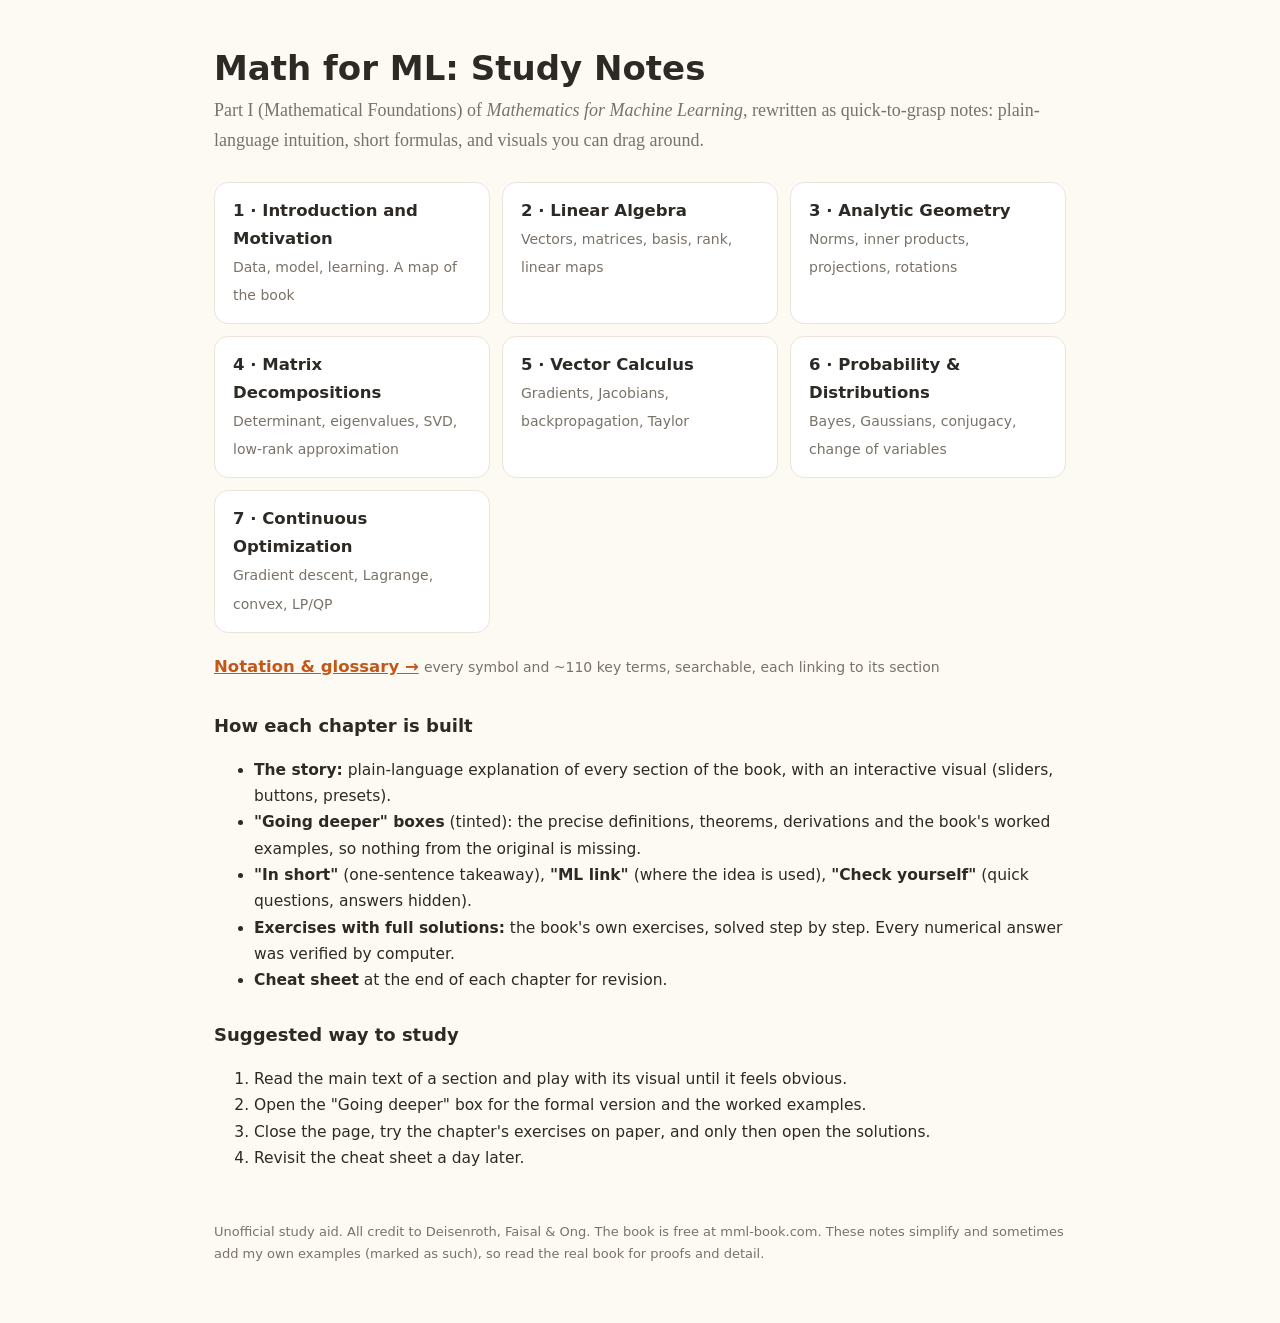
<file: index.html>
<!doctype html>
<html lang="en"><head>
<meta charset="utf-8"><meta name="viewport" content="width=device-width,initial-scale=1">
<title>MML Study Notes · Part I</title>
<link rel="stylesheet" href="assets/style.css">
</head><body>
<div style="max-width:900px;margin:0 auto;padding:48px 24px">
<h1>Math for ML: Study Notes</h1>
<p class="sub">Part I (Mathematical Foundations) of <i>Mathematics for Machine Learning</i>, rewritten as quick-to-grasp notes: plain-language intuition, short formulas, and visuals you can drag around.</p>
<div class="chapters">
  <a href="chapter1.html"><b>1 · Introduction and Motivation</b><span>Data, model, learning. A map of the book</span></a>
  <a href="chapter2.html"><b>2 · Linear Algebra</b><span>Vectors, matrices, basis, rank, linear maps</span></a>
  <a href="chapter3.html"><b>3 · Analytic Geometry</b><span>Norms, inner products, projections, rotations</span></a>
  <a href="chapter4.html"><b>4 · Matrix Decompositions</b><span>Determinant, eigenvalues, SVD, low-rank approximation</span></a>
  <a href="chapter5.html"><b>5 · Vector Calculus</b><span>Gradients, Jacobians, backpropagation, Taylor</span></a>
  <a href="chapter6.html"><b>6 · Probability &amp; Distributions</b><span>Bayes, Gaussians, conjugacy, change of variables</span></a>
  <a href="chapter7.html"><b>7 · Continuous Optimization</b><span>Gradient descent, Lagrange, convex, LP/QP</span></a>
</div>
<p style="margin-top:20px;font-family:system-ui,sans-serif"><a href="glossary.html"><b>Notation &amp; glossary →</b></a> <span style="color:var(--muted);font-size:14px">every symbol and ~110 key terms, searchable, each linking to its section</span></p>
<h3 style="margin-top:30px">How each chapter is built</h3>
<ul style="font-family:system-ui,sans-serif;font-size:15.5px">
  <li><b>The story:</b> plain-language explanation of every section of the book, with an interactive visual (sliders, buttons, presets).</li>
  <li><b>"Going deeper" boxes</b> (tinted): the precise definitions, theorems, derivations and the book's worked examples, so nothing from the original is missing.</li>
  <li><b>"In short"</b> (one-sentence takeaway), <b>"ML link"</b> (where the idea is used), <b>"Check yourself"</b> (quick questions, answers hidden).</li>
  <li><b>Exercises with full solutions:</b> the book's own exercises, solved step by step. Every numerical answer was verified by computer.</li>
  <li><b>Cheat sheet</b> at the end of each chapter for revision.</li>
</ul>
<h3 style="margin-top:26px">Suggested way to study</h3>
<ol style="font-family:system-ui,sans-serif;font-size:15.5px">
  <li>Read the main text of a section and play with its visual until it feels obvious.</li>
  <li>Open the "Going deeper" box for the formal version and the worked examples.</li>
  <li>Close the page, try the chapter's exercises on paper, and only then open the solutions.</li>
  <li>Revisit the cheat sheet a day later.</li>
</ol>
<p class="note">Unofficial study aid. All credit to Deisenroth, Faisal &amp; Ong. The book is free at mml-book.com. These notes simplify and sometimes add my own examples (marked as such), so read the real book for proofs and detail.</p>
</div>
</body></html>
</file>
<file: assets/style.css>
:root{
  --bg:#fdfaf4; --panel:#ffffff; --ink:#2d2a26; --muted:#7a7268; --line:#ece4d6;
  --accent:#c2571a; --good:#2f8f46; --bad:#c92a2a; --code:#f6f0e4;
  --grid:#efe8da; --axis:#b5ab99; --blue:#2563b8; --orange:#d9480f; --green:#2f9e44;
}
*{box-sizing:border-box}
html{scroll-behavior:smooth}
body{margin:0;background:var(--bg);color:var(--ink);font:16.5px/1.7 Georgia,"Iowan Old Style","Source Serif Pro",serif}
a{color:var(--accent)}
h1,h2,h3,nav,.tag,.ctrl,.readout,.presets,table,button,summary,.short,.ml{font-family:system-ui,-apple-system,"Segoe UI",sans-serif}
.layout{display:grid;grid-template-columns:250px 1fr;max-width:1120px;margin:0 auto}
nav.side{position:sticky;top:0;align-self:start;height:100vh;overflow:auto;padding:26px 16px;border-right:1px solid var(--line)}
nav.side h2{font-size:12px;text-transform:uppercase;letter-spacing:.08em;color:var(--muted);margin:0 0 8px}
nav.side a{display:block;padding:5px 9px;border-radius:7px;color:var(--ink);text-decoration:none;font-size:14px}
nav.side a:hover{background:var(--code)}
nav.side .home{font-weight:600;margin-bottom:14px;color:var(--accent)}
main{padding:36px 28px 90px;min-width:0;max-width:820px}
h1{font-size:34px;margin:0 0 6px;line-height:1.2}
.sub{color:var(--muted);margin:0 0 26px;font-size:18px}
section{margin-top:56px}
section>h2{font-size:24px;border-bottom:2px solid var(--line);padding-bottom:6px;margin-bottom:14px}
section>h2 .n{color:var(--accent);font-weight:500;margin-right:8px}
h3{font-size:18px;margin:26px 0 6px}
p{margin:10px 0}
.card{background:var(--panel);border:1px solid var(--line);border-radius:14px;padding:16px 20px;margin:18px 0;box-shadow:0 1px 0 rgba(120,90,40,.04)}
.card>h3:first-child{margin-top:2px}
.tag{display:inline-block;font-size:11px;font-weight:700;letter-spacing:.06em;text-transform:uppercase;padding:2px 9px;border-radius:99px;margin-right:8px;vertical-align:2px;background:var(--code);color:var(--muted)}
.tag.def{background:#fdebd0;color:#9a5b13}.tag.thm{background:#e4efdc;color:#3b6b2a}
.formula{overflow-x:auto;padding:2px 0}
.ml{background:#fff6e5;border:1px solid #f1dcae;border-radius:10px;padding:9px 14px;font-size:14.5px;margin:14px 0}
.ml b{color:#9a5b13}
.short{background:var(--code);border-radius:10px;padding:10px 14px;font-size:14.5px;margin:14px 0}
.short b:first-child{color:var(--accent)}
.why{color:var(--muted);font-size:15px}
.widget{display:grid;grid-template-columns:minmax(0,330px) 1fr;gap:18px;align-items:start;margin:14px 0}
.widget canvas{width:100%;aspect-ratio:1;background:#fffdf9;border:1px solid var(--line);border-radius:10px;touch-action:none}
.deep{background:#fffaf0;border:1px solid #f1dcae;border-left:4px solid var(--accent);border-radius:10px;padding:10px 18px;margin:18px 0;font-size:16.2px}
.deep>h3:first-child{margin-top:4px;font-size:17px;font-family:system-ui,-apple-system,"Segoe UI",sans-serif}
.deep h4{margin:14px 0 4px;font-family:system-ui,sans-serif;font-size:15px}
.wex{background:var(--panel);border:1px solid var(--line);border-radius:12px;padding:10px 18px;margin:14px 0}
.wex>h4{margin:4px 0 6px;font-family:system-ui,sans-serif;font-size:15px}
.wex .tag{background:#e4efdc;color:#3b6b2a}
.exercise{background:var(--panel);border:1px solid var(--line);border-radius:12px;padding:10px 18px 4px;margin:14px 0}
.exercise>h4{margin:4px 0 4px;font-family:system-ui,sans-serif;font-size:15.5px}
.exercise .src{font-family:system-ui,sans-serif;font-size:12px;color:var(--muted);font-weight:400;margin-left:6px}
.exercise details{border:0;border-top:1px dashed var(--line);border-radius:0;padding:6px 0 4px;margin:8px 0 4px;background:none}
.steps{margin:6px 0 6px 0;padding-left:22px}
.steps li{margin:3px 0}
dl.gl dt{font-family:system-ui,sans-serif;font-weight:700;margin-top:12px;font-size:15.5px}
dl.gl dd{margin:2px 0 0 0;font-size:15.5px}
dl.gl .loc{font-weight:400;font-size:12px;margin-left:6px;color:var(--accent);text-decoration:none;border:1px solid var(--line);border-radius:99px;padding:1px 8px}
.lr{display:grid;grid-template-columns:repeat(3,1fr);gap:12px;align-items:start;margin:10px 0}
.lr>div{min-width:0}
.widget>div{min-width:0}
.lr canvas{width:100%;max-width:100%;display:block;background:#fffdf9;border:1px solid var(--line);border-radius:8px}
.cap{font-size:12.5px;color:var(--muted);text-align:center;margin-top:4px;font-family:system-ui,sans-serif}
.tree,.tree ul{list-style:none;margin:4px 0 4px 6px;padding-left:18px;border-left:2px solid var(--line);font-family:system-ui,sans-serif;font-size:14.5px}
.tree li{margin:5px 0;padding-left:4px}
.tree .tag{margin-right:6px}
.tree small{color:var(--muted)}
.widget.wide{grid-template-columns:1fr}
@media (max-width:800px){.lr{grid-template-columns:1fr 1fr}}
.widget.wide canvas{aspect-ratio:2.4}
.pager{display:flex;justify-content:space-between;margin-top:48px;font-family:system-ui,sans-serif;font-size:15px}
.ctrl label{display:grid;grid-template-columns:34px 1fr 40px;align-items:center;gap:6px;font-size:13px;margin:3px 0;font-family:ui-monospace,Consolas,monospace}
.ctrl input[type=range]{width:100%;accent-color:var(--accent)}
.readout{margin-top:10px;padding:9px 12px;background:var(--code);border-radius:9px;font-size:14.5px;line-height:1.55}
.presets{display:flex;flex-wrap:wrap;gap:6px;margin:0 0 8px}
button{font:inherit;font-size:13px;padding:4px 12px;border-radius:99px;border:1px solid var(--line);background:var(--panel);color:var(--ink);cursor:pointer}
button:hover{border-color:var(--accent);color:var(--accent)}
button:disabled{opacity:.4;cursor:default;border-color:var(--line);color:var(--ink)}
.ok{color:var(--good);font-weight:600}.warn{color:var(--bad);font-weight:600}
table.t{border-collapse:collapse;font-size:14.5px;width:100%}
table.t td,table.t th{border:1px solid var(--line);padding:6px 10px;text-align:left}
table.t th{background:var(--code)}
/* matrices */
table.mat{border-collapse:separate;border-spacing:0;font-family:ui-monospace,Consolas,monospace;font-size:15px;display:inline-table;
  border-left:2px solid var(--ink);border-right:2px solid var(--ink);border-radius:6px;padding:2px 4px}
table.mat td{padding:3px 10px;text-align:center;min-width:34px;border-radius:5px}
table.mat td.sep{border-left:1px dashed var(--axis)}
table.mat td.hi{background:#ffe8a8}
table.mat td.pv{background:#c9e8cf;font-weight:700}
table.mat td.hv{background:#cfe0f7}
table.mat td.hh{background:#fbd7c5}
table.mat td.cell{cursor:pointer}
table.mat td.cell:hover,table.mat td.cell.on{background:#ffe8a8;outline:2px solid var(--accent)}
.mm{display:flex;flex-wrap:wrap;gap:14px;align-items:center;justify-content:center;margin:8px 0}
.mm .op{font-size:22px;color:var(--muted)}
.mat-in input{width:3.1em;font:inherit;font-family:ui-monospace,Consolas,monospace;text-align:center;border:1px solid var(--line);border-radius:6px;padding:3px;background:#fffdf9}
.stepbox{margin:12px 0}
.stepbox .row{display:flex;gap:8px;flex-wrap:wrap;align-items:center;margin:8px 0}
details{background:var(--panel);border:1px solid var(--line);border-radius:10px;padding:8px 14px;margin:10px 0;font-size:15.5px}
summary{cursor:pointer;font-weight:600;font-size:14.5px;color:var(--accent)}
details[open] summary{margin-bottom:6px}
.chapters{display:grid;grid-template-columns:repeat(auto-fill,minmax(250px,1fr));gap:12px;margin-top:22px}
.chapters a{display:block;text-decoration:none;color:var(--ink);background:var(--panel);border:1px solid var(--line);border-radius:14px;padding:14px 18px;font-family:system-ui,sans-serif}
.chapters a:hover{border-color:var(--accent)}
.chapters .soon{opacity:.5;pointer-events:none}
.chapters b{display:block}.chapters span{color:var(--muted);font-size:14px}
.note{font-size:13px;color:var(--muted);margin-top:50px;font-family:system-ui,sans-serif}
@media (max-width:800px){
  .layout{grid-template-columns:minmax(0,1fr)}
  nav.side{position:static;height:auto;border-right:0;border-bottom:1px solid var(--line)}
  .widget{grid-template-columns:minmax(0,1fr)}
  #w-rank{grid-template-columns:minmax(0,1fr) !important}
  table.t{display:block;overflow-x:auto;max-width:100%}
  .deep,.exercise,.wex,.card{overflow-x:auto}
  .readout{overflow-wrap:anywhere}
  main{padding:24px 16px 70px}
}
</file>
